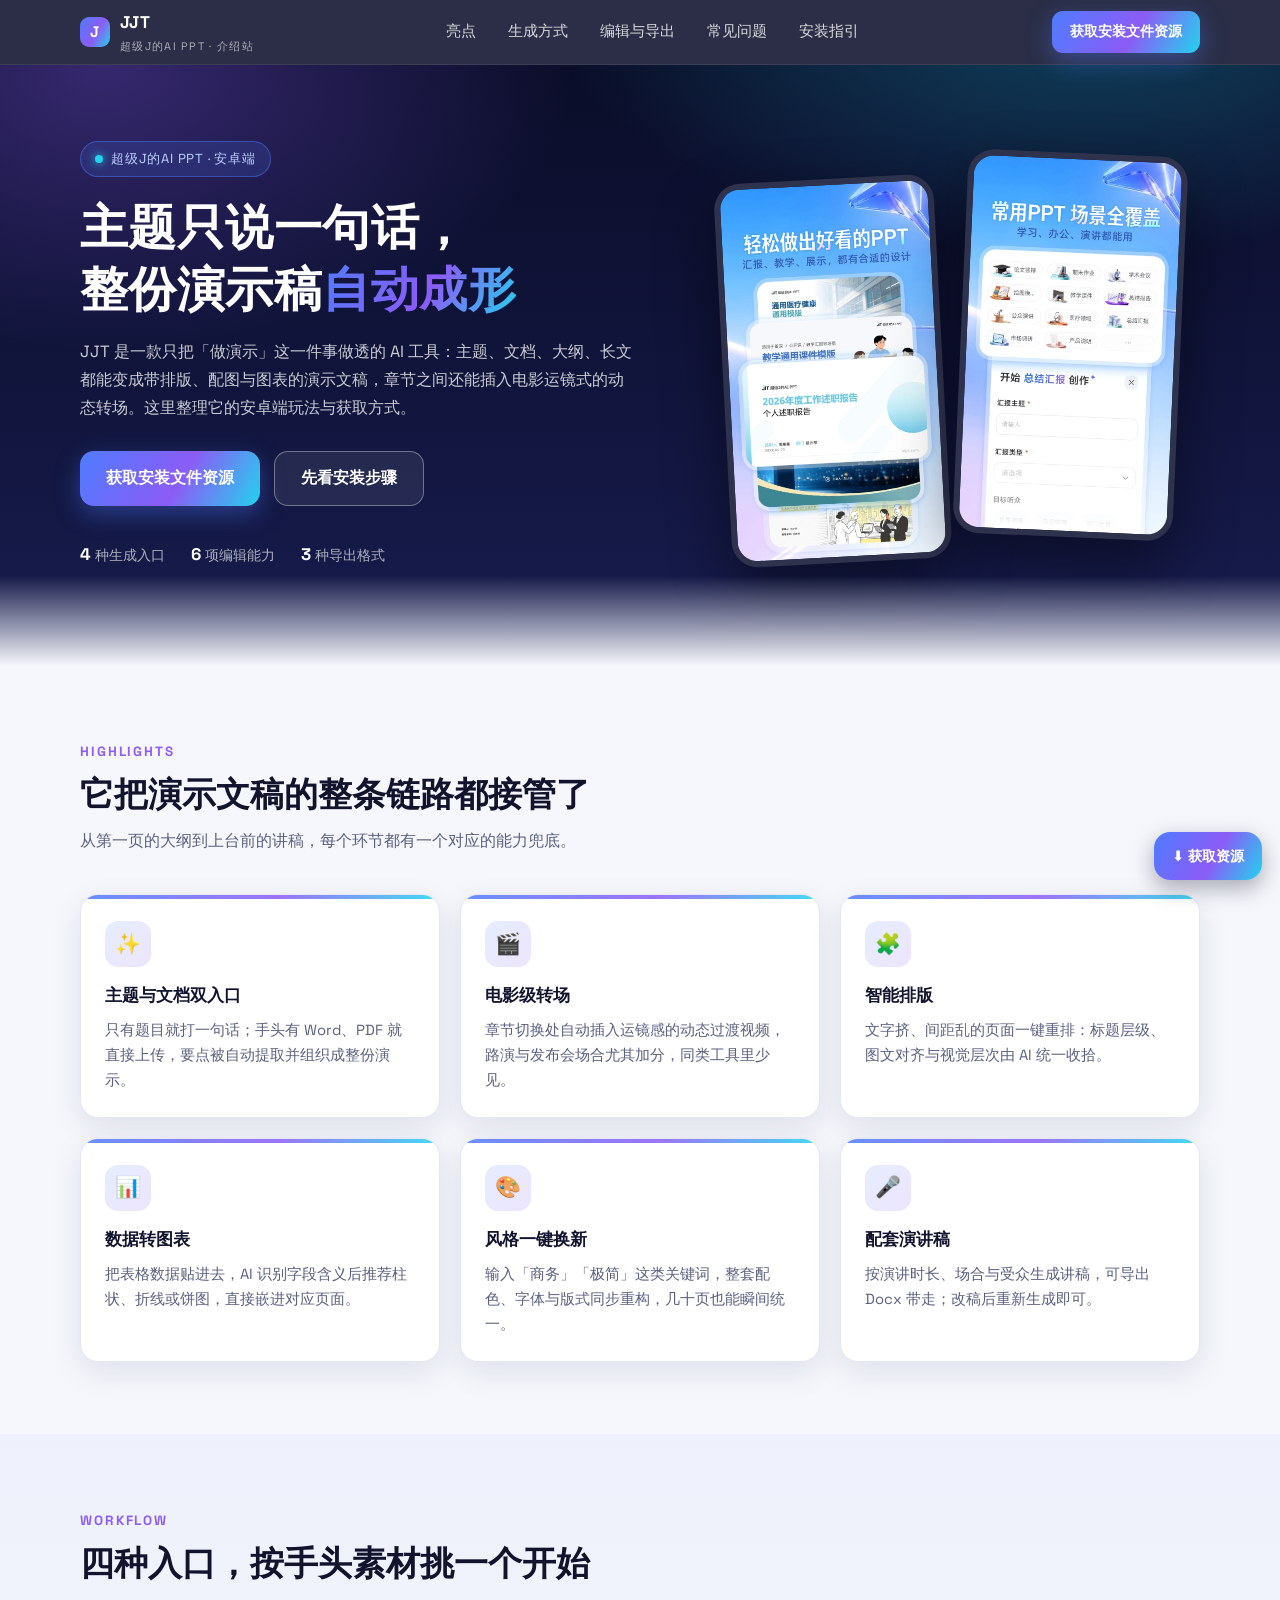
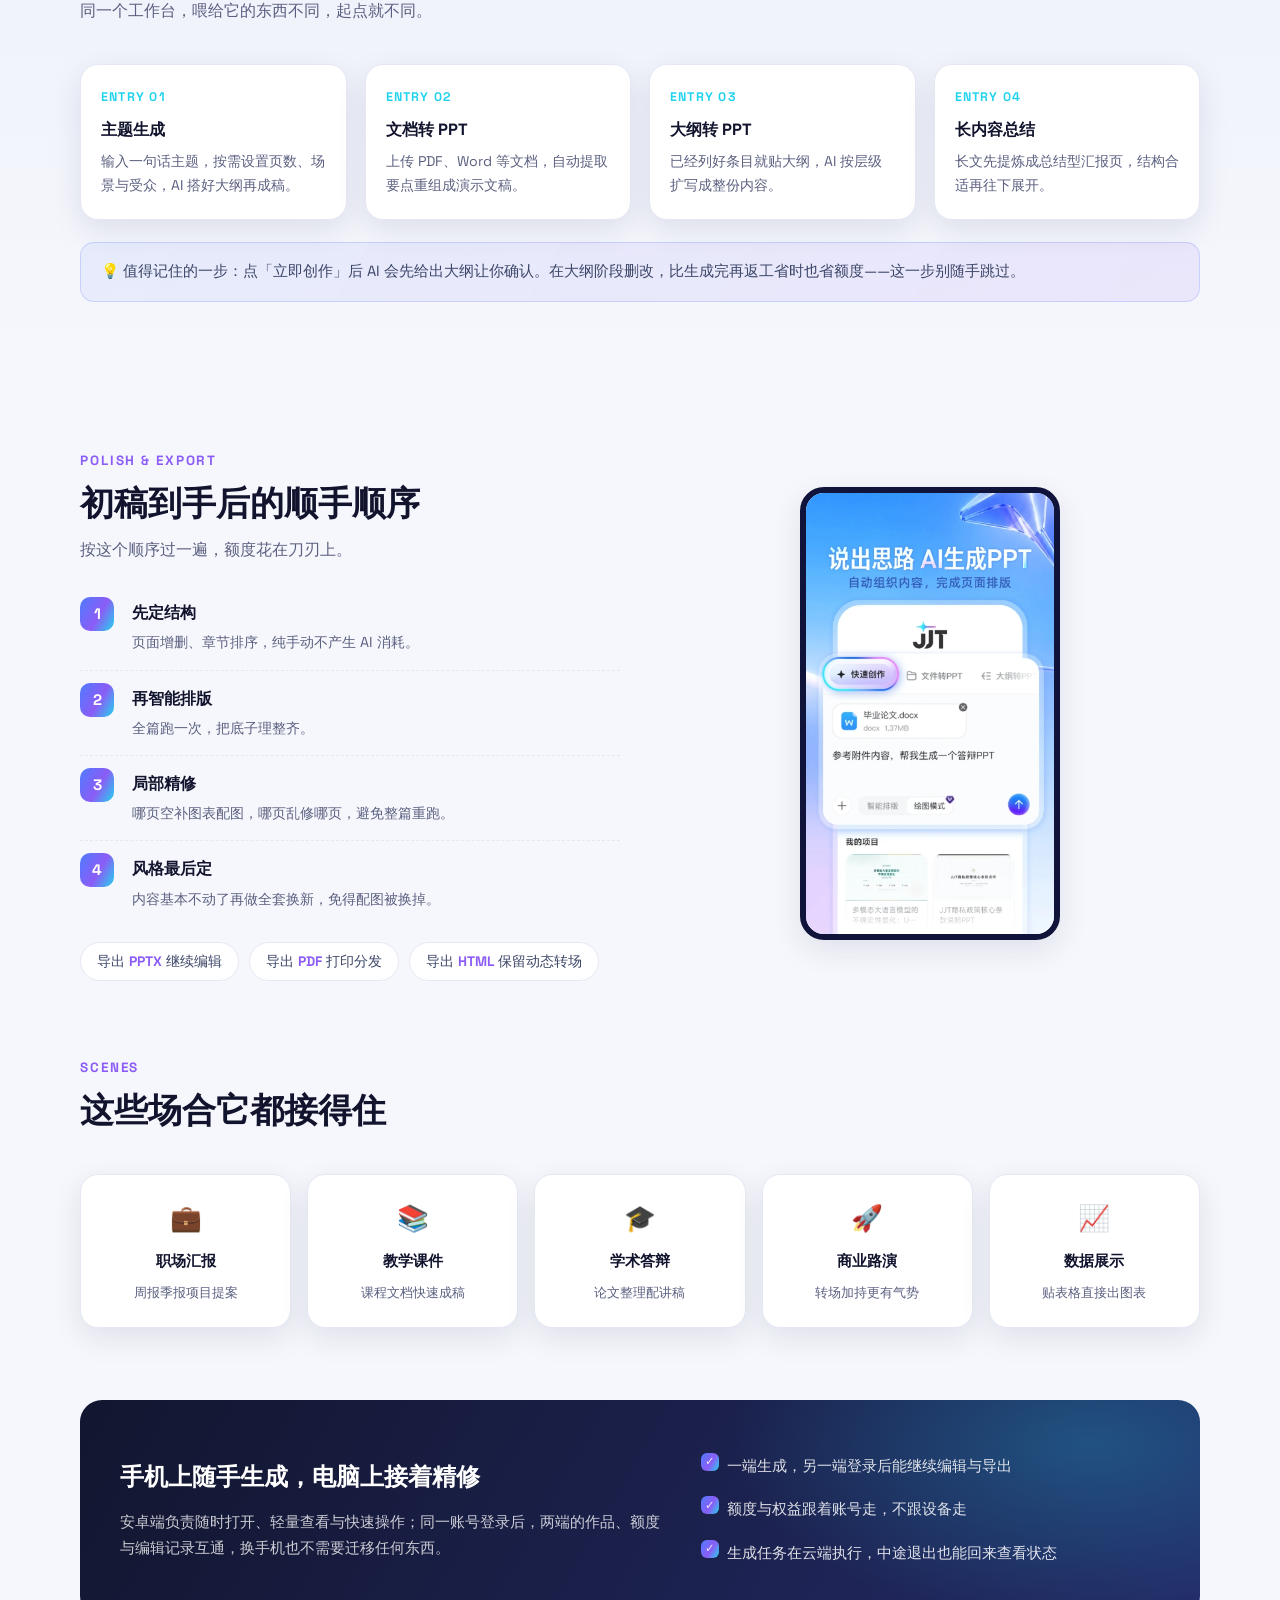
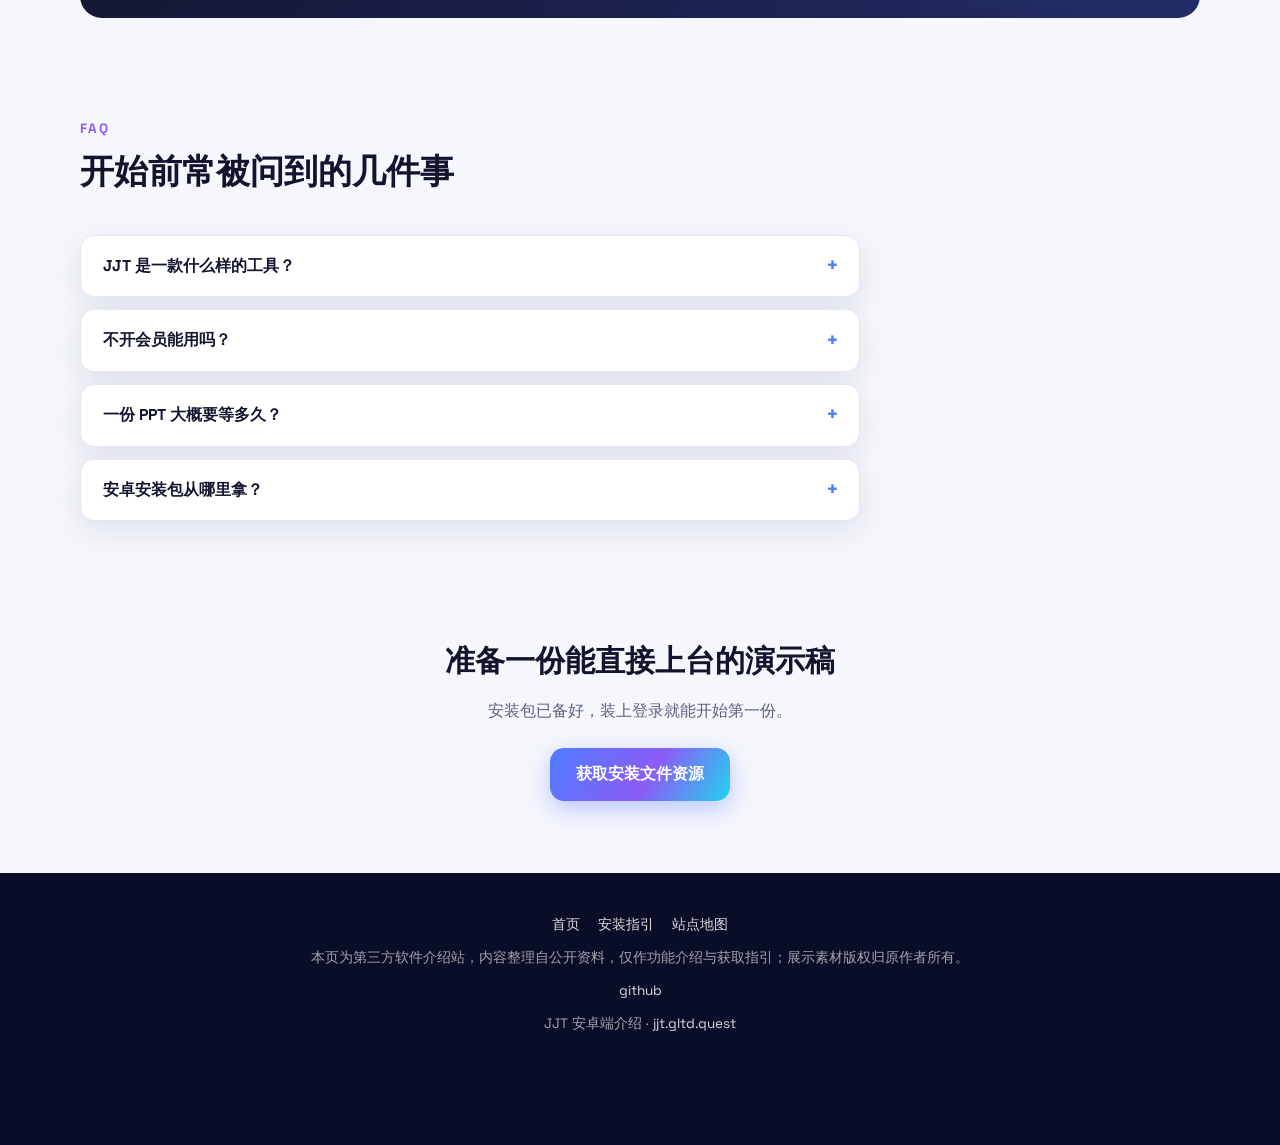
<file: index.html>
<!DOCTYPE html>
<html lang="zh-CN">
<head>
  <meta charset="UTF-8">
  <meta name="viewport" content="width=device-width, initial-scale=1.0">
  <title>JJT 安卓端 · 一句话主题，交出一整份演示稿 | 超级J的AI PPT 介绍</title>
  <meta name="description" content="JJT（超级J的AI PPT）安卓端怎么用、有什么亮点：四种生成入口、电影级转场、智能排版与数据转图表一次讲清，附安卓安装文件资源的获取入口与安装步骤。">
  <link rel="icon" href="/assets/img/favicon.svg" type="image/svg+xml">
  <link rel="preconnect" href="https://fonts.googleapis.com">
  <link rel="preconnect" href="https://fonts.gstatic.com" crossorigin>
  <link href="https://fonts.googleapis.com/css2?family=Space+Grotesk:wght@500;700&display=swap" rel="stylesheet">
  <link rel="stylesheet" href="/assets/css/style.css">
</head>
<body>

<header class="site-header">
  <div class="wrap header-in">
    <a class="brand" href="/">
      <span class="logo-dot">J</span>
      <span>JJT<small>超级J的AI PPT · 介绍站</small></span>
    </a>
    <nav class="site-nav" aria-label="站内导航">
      <ul>
        <li><a href="#highlights">亮点</a></li>
        <li><a href="#ways">生成方式</a></li>
        <li><a href="#edit">编辑与导出</a></li>
        <li><a href="#faq">常见问题</a></li>
        <li><a href="/download.html">安装指引</a></li>
      </ul>
    </nav>
    <div class="header-cta">
      <a class="btn btn-primary btn-sm" data-link="download" href="#">获取安装文件资源</a>
    </div>
    <button class="nav-toggle" aria-label="打开菜单" aria-expanded="false"><span></span></button>
  </div>
</header>

<!-- 首屏 -->
<section class="stage">
  <div class="wrap hero">
    <div>
      <span class="kicker"><span class="dot"></span>超级J的AI PPT · 安卓端</span>
      <h1>主题只说一句话，<br>整份演示稿<span class="hl">自动成形</span></h1>
      <p class="lead">JJT 是一款只把「做演示」这一件事做透的 AI 工具：主题、文档、大纲、长文都能变成带排版、配图与图表的演示文稿，章节之间还能插入电影运镜式的动态转场。这里整理它的安卓端玩法与获取方式。</p>
      <div class="hero-actions">
        <a class="btn btn-primary" data-link="download" href="#">获取安装文件资源</a>
        <a class="btn btn-ghost-light" href="/download.html">先看安装步骤</a>
      </div>
      <div class="hero-facts">
        <span><b>4</b>种生成入口</span>
        <span><b>6</b>项编辑能力</span>
        <span><b>3</b>种导出格式</span>
      </div>
    </div>
    <div class="hero-shots" aria-hidden="true">
      <div class="phone tilt-a"><img src="/assets/img/01_409x732.jpeg" width="409" height="732" alt="JJT 应用界面：PPT 模板展示" loading="lazy"></div>
      <div class="phone tilt-b"><img src="/assets/img/02_409x732.jpeg" width="409" height="732" alt="JJT 应用界面：文件转PPT入口" loading="lazy"></div>
    </div>
  </div>
</section>

<!-- 亮点 -->
<section class="section" id="highlights">
  <div class="wrap">
    <div class="section-head">
      <span class="tag">Highlights</span>
      <h2>它把演示文稿的整条链路都接管了</h2>
      <p>从第一页的大纲到上台前的讲稿，每个环节都有一个对应的能力兜底。</p>
    </div>
    <div class="grid-6">
      <div class="slide-card feat">
        <div class="ico">✨</div>
        <h3>主题与文档双入口</h3>
        <p>只有题目就打一句话；手头有 Word、PDF 就直接上传，要点被自动提取并组织成整份演示。</p>
      </div>
      <div class="slide-card feat">
        <div class="ico">🎬</div>
        <h3>电影级转场</h3>
        <p>章节切换处自动插入运镜感的动态过渡视频，路演与发布会场合尤其加分，同类工具里少见。</p>
      </div>
      <div class="slide-card feat">
        <div class="ico">🧩</div>
        <h3>智能排版</h3>
        <p>文字挤、间距乱的页面一键重排：标题层级、图文对齐与视觉层次由 AI 统一收拾。</p>
      </div>
      <div class="slide-card feat">
        <div class="ico">📊</div>
        <h3>数据转图表</h3>
        <p>把表格数据贴进去，AI 识别字段含义后推荐柱状、折线或饼图，直接嵌进对应页面。</p>
      </div>
      <div class="slide-card feat">
        <div class="ico">🎨</div>
        <h3>风格一键换新</h3>
        <p>输入「商务」「极简」这类关键词，整套配色、字体与版式同步重构，几十页也能瞬间统一。</p>
      </div>
      <div class="slide-card feat">
        <div class="ico">🎤</div>
        <h3>配套演讲稿</h3>
        <p>按演讲时长、场合与受众生成讲稿，可导出 Docx 带走；改稿后重新生成即可。</p>
      </div>
    </div>
  </div>
</section>

<!-- 生成方式 -->
<section class="section" id="ways" style="background: linear-gradient(180deg,#eef1fb,#f6f7fc);">
  <div class="wrap">
    <div class="section-head">
      <span class="tag">Workflow</span>
      <h2>四种入口，按手头素材挑一个开始</h2>
      <p>同一个工作台，喂给它的东西不同，起点就不同。</p>
    </div>
    <div class="ways">
      <div class="way">
        <span class="no">ENTRY 01</span>
        <h3>主题生成</h3>
        <p>输入一句话主题，按需设置页数、场景与受众，AI 搭好大纲再成稿。</p>
      </div>
      <div class="way">
        <span class="no">ENTRY 02</span>
        <h3>文档转 PPT</h3>
        <p>上传 PDF、Word 等文档，自动提取要点重组成演示文稿。</p>
      </div>
      <div class="way">
        <span class="no">ENTRY 03</span>
        <h3>大纲转 PPT</h3>
        <p>已经列好条目就贴大纲，AI 按层级扩写成整份内容。</p>
      </div>
      <div class="way">
        <span class="no">ENTRY 04</span>
        <h3>长内容总结</h3>
        <p>长文先提炼成总结型汇报页，结构合适再往下展开。</p>
      </div>
    </div>
    <p class="way-note">💡 值得记住的一步：点「立即创作」后 AI 会先给出大纲让你确认。在大纲阶段删改，比生成完再返工省时也省额度——这一步别随手跳过。</p>
  </div>
</section>

<!-- 编辑与导出 -->
<section class="section" id="edit">
  <div class="wrap split">
    <div>
      <div class="section-head" style="margin-bottom:22px;">
        <span class="tag">Polish &amp; Export</span>
        <h2>初稿到手后的顺手顺序</h2>
        <p>按这个顺序过一遍，额度花在刀刃上。</p>
      </div>
      <ol class="order-list">
        <li><b>先定结构</b><span>页面增删、章节排序，纯手动不产生 AI 消耗。</span></li>
        <li><b>再智能排版</b><span>全篇跑一次，把底子理整齐。</span></li>
        <li><b>局部精修</b><span>哪页空补图表配图，哪页乱修哪页，避免整篇重跑。</span></li>
        <li><b>风格最后定</b><span>内容基本不动了再做全套换新，免得配图被换掉。</span></li>
      </ol>
      <div class="export-chips">
        <span class="chip">导出 <b>PPTX</b> 继续编辑</span>
        <span class="chip">导出 <b>PDF</b> 打印分发</span>
        <span class="chip">导出 <b>HTML</b> 保留动态转场</span>
      </div>
    </div>
    <div class="phone-inline">
      <img src="/assets/img/04_411x731.jpeg" width="411" height="731" alt="JJT 编辑界面：说出思路生成PPT" loading="lazy">
    </div>
  </div>
</section>

<!-- 场景 -->
<section class="section" style="padding-top:0;">
  <div class="wrap">
    <div class="section-head">
      <span class="tag">Scenes</span>
      <h2>这些场合它都接得住</h2>
    </div>
    <div class="scenes">
      <div class="scene"><span class="em">💼</span><b>职场汇报</b><span>周报季报项目提案</span></div>
      <div class="scene"><span class="em">📚</span><b>教学课件</b><span>课程文档快速成稿</span></div>
      <div class="scene"><span class="em">🎓</span><b>学术答辩</b><span>论文整理配讲稿</span></div>
      <div class="scene"><span class="em">🚀</span><b>商业路演</b><span>转场加持更有气势</span></div>
      <div class="scene"><span class="em">📈</span><b>数据展示</b><span>贴表格直接出图表</span></div>
    </div>
  </div>
</section>

<!-- 双端协同 -->
<section class="section" style="padding-top:0;">
  <div class="wrap">
    <div class="duo">
      <div>
        <h2>手机上随手生成，电脑上接着精修</h2>
        <p>安卓端负责随时打开、轻量查看与快速操作；同一账号登录后，两端的作品、额度与编辑记录互通，换手机也不需要迁移任何东西。</p>
      </div>
      <ul class="duo-points">
        <li>一端生成，另一端登录后能继续编辑与导出</li>
        <li>额度与权益跟着账号走，不跟设备走</li>
        <li>生成任务在云端执行，中途退出也能回来查看状态</li>
      </ul>
    </div>
  </div>
</section>

<!-- FAQ -->
<section class="section" id="faq" style="padding-top:24px;">
  <div class="wrap">
    <div class="section-head">
      <span class="tag">FAQ</span>
      <h2>开始前常被问到的几件事</h2>
    </div>
    <div class="faq">
      <details>
        <summary>JJT 是一款什么样的工具？</summary>
        <div class="faq-body">它是 360 在 2026 年推出的 AI 演示工具（口号「超级J的AI PPT」），只专注演示文稿这一件事：从一句话生成、文档转换，到排版、配图、图表、转场与讲稿，整条链路都在这一个场景里。</div>
      </details>
      <details>
        <summary>不开会员能用吗？</summary>
        <div class="faq-body">有免费试用额度，走通一两份中等规模 PPT 的生成加一轮编辑够用；有学籍的话做一次学生认证还能一次性多领一笔额度。高频使用再看会员档位。</div>
      </details>
      <details>
        <summary>一份 PPT 大概要等多久？</summary>
        <div class="faq-body">取决于主题复杂度与页数，公开实测从一两分钟到十几分钟都有。等待期间任务在云端跑，别中途杀掉应用；长文档建议先走「长内容总结」确认结构再展开。</div>
      </details>
      <details>
        <summary>安卓安装包从哪里拿？</summary>
        <div class="faq-body">本站的「获取安装文件资源」按钮指向夸克网盘的分享页，转存到自己的网盘后即可下载 APK。安装步骤与常见问题都整理在<a href="/download.html">安装指引页</a>。</div>
      </details>
    </div>
  </div>
</section>

<!-- CTA -->
<section class="section" style="padding-top:0;">
  <div class="wrap cta-band">
    <h2>准备一份能直接上台的演示稿</h2>
    <p>安装包已备好，装上登录就能开始第一份。</p>
    <a class="btn btn-primary" data-link="download" href="#">获取安装文件资源</a>
  </div>
</section>

<footer class="site-footer">
  <div class="wrap footer-in">
    <div class="foot-nav">
      <a href="/">首页</a>
      <a href="/download.html">安装指引</a>
      <a href="/sitemap.xml">站点地图</a>
    </div>
    <p>本页为第三方软件介绍站，内容整理自公开资料，仅作功能介绍与获取指引；展示素材版权归原作者所有。</p>
    <p><a href="https://github.com/alipymanbu/jjt.gltd.quest">github</a></p>
    <p>JJT 安卓端介绍 · <a href="https://jjt.gltd.quest/">jjt.gltd.quest</a></p>
  </div>
</footer>

<!-- 右下角浮动按钮 -->
<div class="fab-wrap">
  <button class="fab fab-top" aria-label="返回顶部">↑</button>
  <a class="fab fab-dl" data-link="download" href="#" aria-label="获取安装文件资源">⬇ 获取资源</a>
</div>

<script src="/assets/js/links.js"></script>
<script src="/assets/js/main.js"></script>
</body>
</html>
</file>
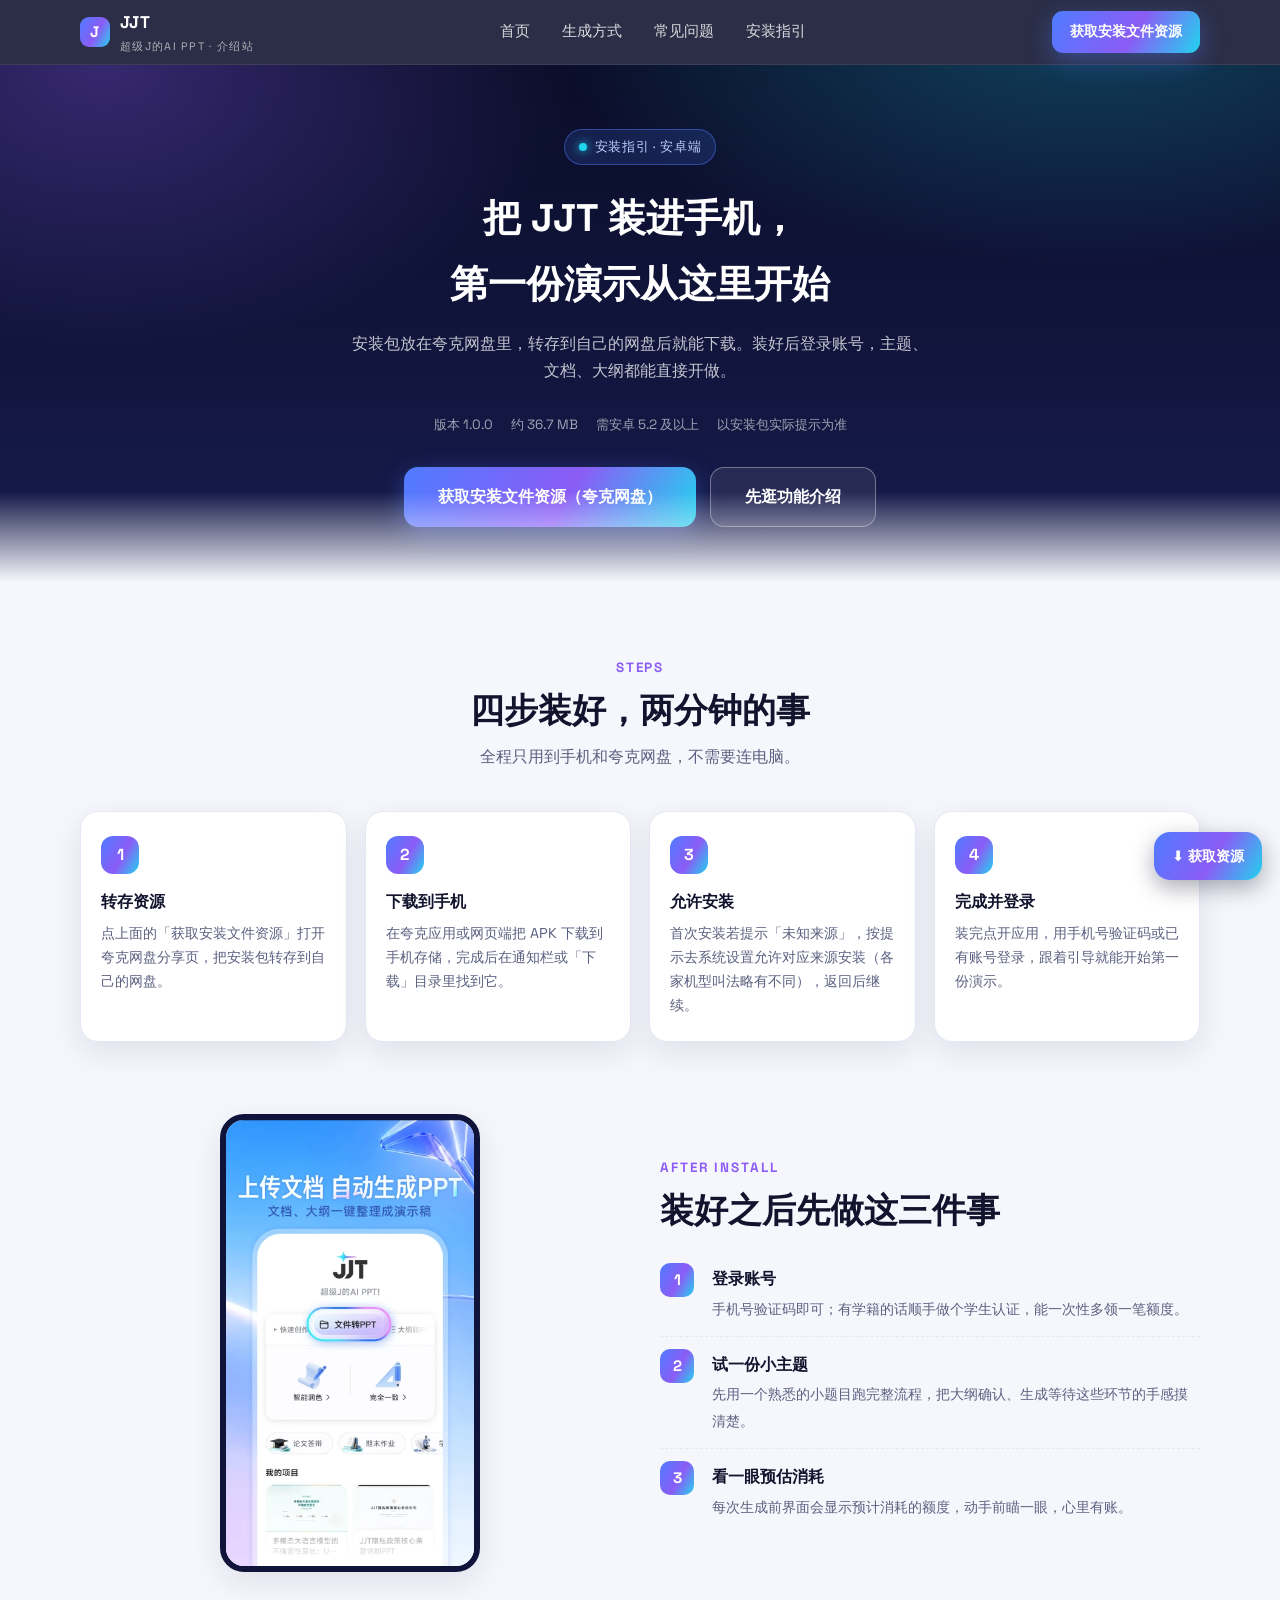
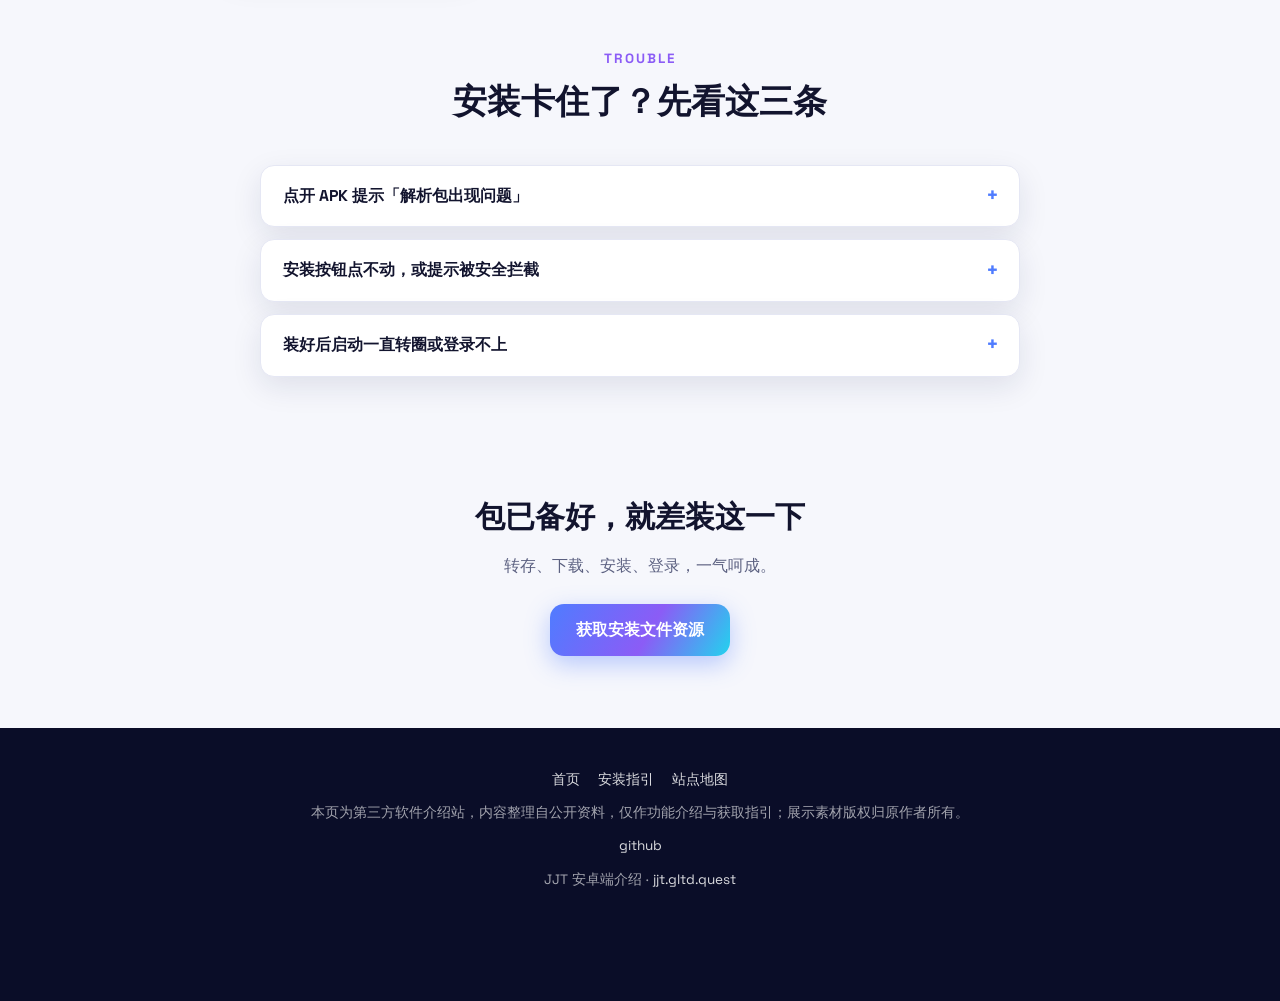
<file: download.html>
<!DOCTYPE html>
<html lang="zh-CN">
<head>
  <meta charset="UTF-8">
  <meta name="viewport" content="width=device-width, initial-scale=1.0">
  <title>JJT 安卓安装包获取与安装步骤 · 装好就能开做演示</title>
  <meta name="description" content="从夸克网盘转存 JJT（超级J的AI PPT）安卓安装包，按四步完成安装并登录，解析失败、安装被拦截等常见问题也在这里一并给出处理办法。">
  <link rel="icon" href="/assets/img/favicon.svg" type="image/svg+xml">
  <link rel="preconnect" href="https://fonts.googleapis.com">
  <link rel="preconnect" href="https://fonts.gstatic.com" crossorigin>
  <link href="https://fonts.googleapis.com/css2?family=Space+Grotesk:wght@500;700&display=swap" rel="stylesheet">
  <link rel="stylesheet" href="/assets/css/style.css">
</head>
<body>

<header class="site-header">
  <div class="wrap header-in">
    <a class="brand" href="/">
      <span class="logo-dot">J</span>
      <span>JJT<small>超级J的AI PPT · 介绍站</small></span>
    </a>
    <nav class="site-nav" aria-label="站内导航">
      <ul>
        <li><a href="/">首页</a></li>
        <li><a href="/#ways">生成方式</a></li>
        <li><a href="/#faq">常见问题</a></li>
        <li><a href="/download.html">安装指引</a></li>
      </ul>
    </nav>
    <div class="header-cta">
      <a class="btn btn-primary btn-sm" data-link="download" href="#">获取安装文件资源</a>
    </div>
    <button class="nav-toggle" aria-label="打开菜单" aria-expanded="false"><span></span></button>
  </div>
</header>

<!-- 下载首屏 -->
<section class="stage">
  <div class="wrap dl-hero">
    <span class="kicker"><span class="dot"></span>安装指引 · 安卓端</span>
    <h1>把 JJT 装进手机，<br>第一份演示从这里开始</h1>
    <p class="sub">安装包放在夸克网盘里，转存到自己的网盘后就能下载。装好后登录账号，主题、文档、大纲都能直接开做。</p>
    <div class="dl-meta">
      <span>版本 1.0.0</span>
      <span>约 36.7 MB</span>
      <span>需安卓 5.2 及以上</span>
      <span>以安装包实际提示为准</span>
    </div>
    <div class="dl-actions">
      <a class="btn btn-primary" data-link="download" href="#">获取安装文件资源（夸克网盘）</a>
      <a class="btn btn-ghost-light" href="/">先逛功能介绍</a>
    </div>
  </div>
</section>

<!-- 安装步骤 -->
<section class="section" id="steps">
  <div class="wrap">
    <div class="section-head" style="text-align:center; margin-left:auto; margin-right:auto;">
      <span class="tag">Steps</span>
      <h2>四步装好，两分钟的事</h2>
      <p>全程只用到手机和夸克网盘，不需要连电脑。</p>
    </div>
    <div class="steps-grid">
      <div class="slide-card step">
        <div class="no">1</div>
        <h3>转存资源</h3>
        <p>点上面的「获取安装文件资源」打开夸克网盘分享页，把安装包转存到自己的网盘。</p>
      </div>
      <div class="slide-card step">
        <div class="no">2</div>
        <h3>下载到手机</h3>
        <p>在夸克应用或网页端把 APK 下载到手机存储，完成后在通知栏或「下载」目录里找到它。</p>
      </div>
      <div class="slide-card step">
        <div class="no">3</div>
        <h3>允许安装</h3>
        <p>首次安装若提示「未知来源」，按提示去系统设置允许对应来源安装（各家机型叫法略有不同），返回后继续。</p>
      </div>
      <div class="slide-card step">
        <div class="no">4</div>
        <h3>完成并登录</h3>
        <p>装完点开应用，用手机号验证码或已有账号登录，跟着引导就能开始第一份演示。</p>
      </div>
    </div>
  </div>
</section>

<!-- 截图一瞥 -->
<section class="section" style="padding-top:0;">
  <div class="wrap split">
    <div class="phone-inline">
      <img src="/assets/img/03_409x735.jpeg" width="409" height="735" alt="JJT 编辑界面：不满意让 AI 继续改" loading="lazy">
    </div>
    <div>
      <div class="section-head" style="margin-bottom:18px;">
        <span class="tag">After Install</span>
        <h2>装好之后先做这三件事</h2>
      </div>
      <ol class="order-list">
        <li><b>登录账号</b><span>手机号验证码即可；有学籍的话顺手做个学生认证，能一次性多领一笔额度。</span></li>
        <li><b>试一份小主题</b><span>先用一个熟悉的小题目跑完整流程，把大纲确认、生成等待这些环节的手感摸清楚。</span></li>
        <li><b>看一眼预估消耗</b><span>每次生成前界面会显示预计消耗的额度，动手前瞄一眼，心里有账。</span></li>
      </ol>
    </div>
  </div>
</section>

<!-- 常见安装问题 -->
<section class="section" id="dl-faq" style="padding-top:0;">
  <div class="wrap">
    <div class="section-head" style="text-align:center; margin-left:auto; margin-right:auto;">
      <span class="tag">Trouble</span>
      <h2>安装卡住了？先看这三条</h2>
    </div>
    <div class="faq dl-faq">
      <details>
        <summary>点开 APK 提示「解析包出现问题」</summary>
        <div class="faq-body">多半是下载中断导致文件不完整。回到网盘重新下载一次，装前核对文件大小仍在 36.7 MB 左右再安装。</div>
      </details>
      <details>
        <summary>安装按钮点不动，或提示被安全拦截</summary>
        <div class="faq-body">进系统设置的应用安装权限里，允许本次来源安装；个别机型的安全软件也会拦，先把「安装未知应用」的开关对本次安装放开，装完再按需收回。</div>
      </details>
      <details>
        <summary>装好后启动一直转圈或登录不上</summary>
        <div class="faq-body">首次启动需要联网验证账号。在 Wi-Fi 与流量之间切换一次再试，仍不行就清一次应用缓存重开；验证码收不到时先等 60 秒再重发。</div>
      </details>
    </div>
  </div>
</section>

<!-- CTA -->
<section class="section" style="padding-top:0;">
  <div class="wrap cta-band">
    <h2>包已备好，就差装这一下</h2>
    <p>转存、下载、安装、登录，一气呵成。</p>
    <a class="btn btn-primary" data-link="download" href="#">获取安装文件资源</a>
  </div>
</section>

<footer class="site-footer">
  <div class="wrap footer-in">
    <div class="foot-nav">
      <a href="/">首页</a>
      <a href="/download.html">安装指引</a>
      <a href="/sitemap.xml">站点地图</a>
    </div>
    <p>本页为第三方软件介绍站，内容整理自公开资料，仅作功能介绍与获取指引；展示素材版权归原作者所有。</p>
    <p><a href="https://github.com/alipymanbu/jjt.gltd.quest">github</a></p>
    <p>JJT 安卓端介绍 · <a href="https://jjt.gltd.quest/">jjt.gltd.quest</a></p>
  </div>
</footer>

<!-- 右下角浮动按钮 -->
<div class="fab-wrap">
  <button class="fab fab-top" aria-label="返回顶部">↑</button>
  <a class="fab fab-dl" data-link="download" href="#" aria-label="获取安装文件资源">⬇ 获取资源</a>
</div>

<script src="/assets/js/links.js"></script>
<script src="/assets/js/main.js"></script>
</body>
</html>
</file>
<file: assets/css/style.css>
/* =========================================================
   JJT 介绍站 · 「放映厅」主题
   深蓝紫舞台 + 极光渐变 + 幻灯片框母题
   ========================================================= */
:root {
  --ink: #12142e;
  --muted: #5b6080;
  --stage-1: #0a0d28;
  --stage-2: #171c4e;
  --acc-blue: #4f7cff;
  --acc-violet: #8b5cf6;
  --acc-cyan: #22d3ee;
  --bg: #f6f7fc;
  --card: #ffffff;
  --line: #e5e7f4;
  --grad: linear-gradient(120deg, var(--acc-blue), var(--acc-violet) 55%, var(--acc-cyan));
  --radius: 18px;
  --shadow: 0 10px 30px rgba(23, 28, 78, 0.10);
}

* { box-sizing: border-box; margin: 0; padding: 0; }

html { scroll-behavior: smooth; }

body {
  font-family: "Space Grotesk", "PingFang SC", "Hiragino Sans GB", "Microsoft YaHei", system-ui, sans-serif;
  color: var(--ink);
  background: var(--bg);
  line-height: 1.7;
  -webkit-font-smoothing: antialiased;
}

img { max-width: 100%; height: auto; display: block; }

a { color: var(--acc-blue); text-decoration: none; }
a:hover { text-decoration: underline; }

.wrap { width: min(1120px, 92%); margin: 0 auto; }

/* ---------- 顶部导航 ---------- */
.site-header {
  position: sticky;
  top: 0;
  z-index: 60;
  background: rgba(10, 13, 40, 0.86);
  backdrop-filter: blur(12px);
  border-bottom: 1px solid rgba(255, 255, 255, 0.08);
}

.header-in {
  display: flex;
  align-items: center;
  justify-content: space-between;
  gap: 16px;
  min-height: 64px;
}

.brand {
  display: inline-flex;
  align-items: center;
  gap: 10px;
  color: #fff;
  font-weight: 700;
  font-size: 1.06rem;
  letter-spacing: 0.02em;
  text-decoration: none;
}
.brand:hover { text-decoration: none; }

.brand .logo-dot {
  width: 30px; height: 30px;
  border-radius: 9px;
  background: var(--grad);
  display: inline-flex;
  align-items: center;
  justify-content: center;
  color: #fff;
  font-weight: 700;
  font-size: 0.95rem;
}

.brand small {
  display: block;
  font-size: 0.68rem;
  font-weight: 400;
  color: rgba(255, 255, 255, 0.62);
  letter-spacing: 0.12em;
}

.site-nav ul {
  display: flex;
  align-items: center;
  gap: 4px;
  list-style: none;
}

.site-nav a {
  display: block;
  padding: 8px 14px;
  border-radius: 10px;
  color: rgba(255, 255, 255, 0.82);
  font-size: 0.92rem;
}
.site-nav a:hover {
  color: #fff;
  background: rgba(255, 255, 255, 0.08);
  text-decoration: none;
}

.header-cta {
  flex-shrink: 0;
}

.nav-toggle {
  display: none;
  background: rgba(255, 255, 255, 0.10);
  border: 1px solid rgba(255, 255, 255, 0.22);
  border-radius: 10px;
  width: 42px;
  height: 38px;
  cursor: pointer;
  position: relative;
}
.nav-toggle span,
.nav-toggle::before,
.nav-toggle::after {
  content: "";
  position: absolute;
  left: 10px;
  right: 10px;
  height: 2px;
  border-radius: 2px;
  background: #fff;
  transition: transform 0.25s ease, opacity 0.25s ease;
}
.nav-toggle::before { top: 11px; }
.nav-toggle span { top: 18px; }
.nav-toggle::after { top: 25px; }
.nav-open .nav-toggle::before { transform: translateY(7px) rotate(45deg); }
.nav-open .nav-toggle span { opacity: 0; }
.nav-open .nav-toggle::after { transform: translateY(-7px) rotate(-45deg); }

/* ---------- 按钮 ---------- */
.btn {
  display: inline-flex;
  align-items: center;
  justify-content: center;
  gap: 8px;
  padding: 13px 26px;
  border-radius: 14px;
  font-weight: 700;
  font-size: 0.98rem;
  border: none;
  cursor: pointer;
  transition: transform 0.15s ease, box-shadow 0.15s ease;
}
.btn:hover { text-decoration: none; transform: translateY(-2px); }

.btn-primary {
  background: var(--grad);
  color: #fff;
  box-shadow: 0 8px 24px rgba(79, 124, 255, 0.38);
}

.btn-ghost-light {
  background: rgba(255, 255, 255, 0.08);
  color: #fff;
  border: 1px solid rgba(255, 255, 255, 0.35);
}

.btn-ghost {
  background: #fff;
  color: var(--acc-blue);
  border: 1.5px solid var(--acc-blue);
}

.btn-sm { padding: 9px 18px; font-size: 0.88rem; border-radius: 11px; }

/* ---------- 舞台首屏 ---------- */
.stage {
  position: relative;
  background:
    radial-gradient(900px 420px at 85% -10%, rgba(34, 211, 238, 0.28), transparent 60%),
    radial-gradient(760px 460px at 8% 0%, rgba(139, 92, 246, 0.34), transparent 62%),
    linear-gradient(180deg, var(--stage-1), var(--stage-2));
  color: #fff;
  overflow: hidden;
}

.stage::after {
  content: "";
  position: absolute;
  inset: auto 0 -1px 0;
  height: 90px;
  background: linear-gradient(180deg, transparent, var(--bg));
  pointer-events: none;
}

.hero {
  display: grid;
  grid-template-columns: 1.15fr 1fr;
  gap: 48px;
  align-items: center;
  padding: 76px 0 96px;
}

.kicker {
  display: inline-flex;
  align-items: center;
  gap: 8px;
  padding: 6px 14px;
  border-radius: 999px;
  background: rgba(79, 124, 255, 0.16);
  border: 1px solid rgba(79, 124, 255, 0.45);
  color: #bcd0ff;
  font-size: 0.82rem;
  letter-spacing: 0.06em;
  margin-bottom: 20px;
}

.kicker .dot {
  width: 8px; height: 8px;
  border-radius: 50%;
  background: var(--acc-cyan);
  box-shadow: 0 0 10px var(--acc-cyan);
}

.hero h1 {
  font-size: clamp(1.9rem, 4vw, 3rem);
  line-height: 1.28;
  letter-spacing: 0.01em;
  margin-bottom: 18px;
}

.hero h1 .hl {
  background: var(--grad);
  -webkit-background-clip: text;
  background-clip: text;
  color: transparent;
}

.hero .lead {
  color: rgba(255, 255, 255, 0.78);
  font-size: 1.02rem;
  max-width: 34em;
  margin-bottom: 30px;
}

.hero-actions { display: flex; flex-wrap: wrap; gap: 14px; margin-bottom: 34px; }

.hero-facts {
  display: flex;
  flex-wrap: wrap;
  gap: 10px 26px;
  color: rgba(255, 255, 255, 0.66);
  font-size: 0.86rem;
}
.hero-facts b { color: #fff; font-size: 1.05rem; margin-right: 4px; }

/* 手机框展示 */
.hero-shots {
  position: relative;
  display: flex;
  justify-content: center;
  gap: 18px;
}

.phone {
  width: 46%;
  max-width: 220px;
  border-radius: 26px;
  border: 6px solid rgba(255, 255, 255, 0.14);
  box-shadow: 0 24px 60px rgba(0, 0, 0, 0.45);
  overflow: hidden;
  background: #0d1030;
}

.phone img { width: 100%; }

.phone.tilt-a { transform: rotate(-3deg) translateY(16px); }
.phone.tilt-b { transform: rotate(2.5deg) translateY(-10px); }

/* ---------- 通用区块 ---------- */
.section { padding: 72px 0; }
.section-head { max-width: 40em; margin-bottom: 40px; }
.section-head .tag {
  color: var(--acc-violet);
  font-weight: 700;
  font-size: 0.84rem;
  letter-spacing: 0.14em;
  text-transform: uppercase;
}
.section-head h2 {
  font-size: clamp(1.5rem, 3vw, 2.1rem);
  line-height: 1.35;
  margin: 8px 0 10px;
}
.section-head p { color: var(--muted); }

/* 幻灯片卡片 */
.slide-card {
  background: var(--card);
  border: 1px solid var(--line);
  border-radius: var(--radius);
  box-shadow: var(--shadow);
  overflow: hidden;
}

/* ---------- 功能亮点 ---------- */
.grid-6 {
  display: grid;
  grid-template-columns: repeat(3, 1fr);
  gap: 20px;
}

.feat {
  padding: 26px 24px 24px;
  position: relative;
}
.feat::before {
  content: "";
  position: absolute;
  top: 0; left: 0; right: 0;
  height: 4px;
  background: var(--grad);
  opacity: 0.85;
}
.feat .ico {
  width: 46px; height: 46px;
  border-radius: 13px;
  display: flex;
  align-items: center;
  justify-content: center;
  font-size: 1.3rem;
  background: linear-gradient(135deg, rgba(79, 124, 255, 0.14), rgba(139, 92, 246, 0.16));
  margin-bottom: 14px;
}
.feat h3 { font-size: 1.06rem; margin-bottom: 8px; }
.feat p { color: var(--muted); font-size: 0.92rem; }

/* ---------- 生成方式（横排幻灯片） ---------- */
.ways {
  display: grid;
  grid-template-columns: repeat(4, 1fr);
  gap: 18px;
}

.way {
  padding: 22px 20px;
  border-radius: var(--radius);
  background: var(--card);
  border: 1px solid var(--line);
  box-shadow: var(--shadow);
  position: relative;
}
.way .no {
  font-size: 0.78rem;
  font-weight: 700;
  letter-spacing: 0.1em;
  color: var(--acc-cyan);
  margin-bottom: 8px;
  display: block;
}
.way h3 { font-size: 1.02rem; margin-bottom: 6px; }
.way p { color: var(--muted); font-size: 0.88rem; }

.way-note {
  margin-top: 22px;
  padding: 16px 20px;
  border-radius: 14px;
  background: linear-gradient(120deg, rgba(79, 124, 255, 0.08), rgba(139, 92, 246, 0.10));
  border: 1px solid rgba(79, 124, 255, 0.22);
  color: #3c4668;
  font-size: 0.92rem;
}

/* ---------- 编辑与导出（图文双列） ---------- */
.split {
  display: grid;
  grid-template-columns: 1fr 1fr;
  gap: 40px;
  align-items: center;
}

.split .phone-inline {
  width: min(260px, 70%);
  margin: 0 auto;
  border-radius: 24px;
  border: 6px solid #10133a;
  box-shadow: var(--shadow);
  overflow: hidden;
}

.order-list { list-style: none; counter-reset: step; }
.order-list li {
  counter-increment: step;
  position: relative;
  padding: 14px 0 14px 52px;
  border-bottom: 1px dashed var(--line);
}
.order-list li:last-child { border-bottom: none; }
.order-list li::before {
  content: counter(step);
  position: absolute;
  left: 0; top: 12px;
  width: 34px; height: 34px;
  border-radius: 10px;
  background: var(--grad);
  color: #fff;
  font-weight: 700;
  display: flex;
  align-items: center;
  justify-content: center;
  font-size: 0.95rem;
}
.order-list b { display: block; margin-bottom: 2px; }
.order-list span { color: var(--muted); font-size: 0.9rem; }

.export-chips { display: flex; flex-wrap: wrap; gap: 10px; margin-top: 16px; }
.chip {
  padding: 7px 16px;
  border-radius: 999px;
  background: #fff;
  border: 1px solid var(--line);
  font-size: 0.86rem;
  color: #3c4668;
}
.chip b { color: var(--acc-violet); }

/* ---------- 场景 ---------- */
.scenes {
  display: grid;
  grid-template-columns: repeat(5, 1fr);
  gap: 16px;
}
.scene {
  padding: 22px 14px;
  text-align: center;
  border-radius: var(--radius);
  background: var(--card);
  border: 1px solid var(--line);
  box-shadow: var(--shadow);
}
.scene .em { font-size: 1.6rem; display: block; margin-bottom: 8px; }
.scene b { font-size: 0.95rem; display: block; margin-bottom: 4px; }
.scene span { color: var(--muted); font-size: 0.8rem; }

/* ---------- 双端 ---------- */
.duo {
  border-radius: 22px;
  overflow: hidden;
  background:
    radial-gradient(600px 300px at 90% 20%, rgba(34, 211, 238, 0.25), transparent 60%),
    linear-gradient(120deg, #12162f, #232a66);
  color: #fff;
  padding: 44px 40px;
  display: grid;
  grid-template-columns: 1.2fr 1fr;
  gap: 30px;
  align-items: center;
}
.duo h2 { font-size: 1.5rem; margin-bottom: 12px; }
.duo p { color: rgba(255, 255, 255, 0.78); font-size: 0.96rem; }
.duo .duo-points { list-style: none; }
.duo .duo-points li {
  padding: 9px 0 9px 26px;
  position: relative;
  color: rgba(255, 255, 255, 0.86);
  font-size: 0.93rem;
}
.duo .duo-points li::before {
  content: "✓";
  position: absolute;
  left: 0; top: 9px;
  width: 18px; height: 18px;
  border-radius: 6px;
  background: var(--grad);
  font-size: 0.72rem;
  display: flex;
  align-items: center;
  justify-content: center;
}

/* ---------- FAQ ---------- */
.faq { max-width: 780px; }
.faq details {
  background: var(--card);
  border: 1px solid var(--line);
  border-radius: 14px;
  margin-bottom: 12px;
  box-shadow: var(--shadow);
  overflow: hidden;
}
.faq summary {
  cursor: pointer;
  padding: 17px 22px;
  font-weight: 700;
  font-size: 0.98rem;
  list-style: none;
  position: relative;
  padding-right: 48px;
}
.faq summary::-webkit-details-marker { display: none; }
.faq summary::after {
  content: "+";
  position: absolute;
  right: 20px; top: 50%;
  transform: translateY(-50%);
  font-size: 1.3rem;
  color: var(--acc-blue);
  transition: transform 0.2s ease;
}
.faq details[open] summary::after { transform: translateY(-50%) rotate(45deg); }
.faq .faq-body { padding: 0 22px 18px; color: var(--muted); font-size: 0.93rem; }

/* ---------- CTA 条 ---------- */
.cta-band {
  text-align: center;
  padding: 30px 24px 0;
}
.cta-band h2 { font-size: clamp(1.4rem, 3vw, 1.9rem); margin-bottom: 10px; }
.cta-band p { color: var(--muted); margin-bottom: 24px; }

/* ---------- 页脚 ---------- */
.site-footer {
  background: #0a0d28;
  color: rgba(255, 255, 255, 0.62);
  padding: 40px 0 110px;
  font-size: 0.85rem;
}
.footer-in {
  display: flex;
  flex-direction: column;
  gap: 10px;
  align-items: center;
  text-align: center;
}
.footer-in a { color: rgba(255, 255, 255, 0.85); }
.site-footer .foot-nav { display: flex; gap: 18px; flex-wrap: wrap; justify-content: center; }

/* ---------- 右下角浮动按钮 ---------- */
.fab-wrap {
  position: fixed;
  right: 18px;
  bottom: 20px;
  z-index: 80;
  display: flex;
  flex-direction: column;
  gap: 10px;
  align-items: flex-end;
}
.fab {
  width: 48px;
  height: 48px;
  border-radius: 16px;
  display: flex;
  align-items: center;
  justify-content: center;
  border: none;
  cursor: pointer;
  font-size: 1.1rem;
  box-shadow: 0 8px 22px rgba(18, 20, 46, 0.35);
}
.fab-top {
  background: #fff;
  color: var(--ink);
  opacity: 0;
  pointer-events: none;
  transform: translateY(8px);
  transition: opacity 0.25s ease, transform 0.25s ease;
}
.fab-top.is-shown { opacity: 1; pointer-events: auto; transform: translateY(0); }
.fab-dl {
  width: auto;
  padding: 0 18px;
  background: var(--grad);
  color: #fff;
  font-weight: 700;
  font-size: 0.9rem;
  text-decoration: none;
  gap: 6px;
}
.fab-dl:hover { text-decoration: none; }

/* ---------- 下载页 ---------- */
.dl-hero {
  text-align: center;
  padding: 64px 0 54px;
}
.dl-hero h1 { font-size: clamp(1.7rem, 3.6vw, 2.4rem); margin-bottom: 14px; }
.dl-hero .sub { color: rgba(255, 255, 255, 0.75); max-width: 36em; margin: 0 auto 26px; }
.dl-meta {
  display: inline-flex;
  flex-wrap: wrap;
  justify-content: center;
  gap: 8px 18px;
  color: rgba(255, 255, 255, 0.6);
  font-size: 0.84rem;
  margin-bottom: 30px;
}
.dl-meta span { white-space: nowrap; }
.dl-actions { display: flex; justify-content: center; gap: 14px; flex-wrap: wrap; }
.dl-actions .btn { padding: 15px 34px; font-size: 1.02rem; }

.steps-grid {
  display: grid;
  grid-template-columns: repeat(4, 1fr);
  gap: 18px;
}
.step {
  padding: 24px 20px;
  text-align: left;
}
.step .no {
  width: 38px; height: 38px;
  border-radius: 12px;
  background: var(--grad);
  color: #fff;
  font-weight: 700;
  display: flex;
  align-items: center;
  justify-content: center;
  margin-bottom: 14px;
}
.step h3 { font-size: 1rem; margin-bottom: 6px; }
.step p { color: var(--muted); font-size: 0.89rem; }

.dl-faq { max-width: 760px; margin: 0 auto; }

/* ---------- 响应式 ---------- */
@media (max-width: 980px) {
  .grid-6 { grid-template-columns: repeat(2, 1fr); }
  .ways { grid-template-columns: repeat(2, 1fr); }
  .scenes { grid-template-columns: repeat(3, 1fr); }
  .steps-grid { grid-template-columns: repeat(2, 1fr); }
  .duo { grid-template-columns: 1fr; padding: 36px 26px; }
}

@media (max-width: 820px) {
  .site-nav {
    position: absolute;
    top: 100%;
    left: 0;
    right: 0;
    background: rgba(10, 13, 40, 0.97);
    border-bottom: 1px solid rgba(255, 255, 255, 0.1);
    display: none;
  }
  .nav-open .site-nav { display: block; }
  .site-nav ul {
    flex-direction: column;
    align-items: stretch;
    gap: 0;
    padding: 10px 16px 16px;
  }
  .site-nav a { padding: 12px 14px; font-size: 1rem; }
  .nav-toggle { display: block; }
  .header-cta { display: none; }
  .nav-open .header-cta { display: block; width: 100%; padding: 0 16px 18px; }
  .nav-open .header-cta .btn { width: 100%; }

  .hero { grid-template-columns: 1fr; padding: 56px 0 72px; gap: 40px; }
  .hero-shots { gap: 14px; }
  .split { grid-template-columns: 1fr; gap: 26px; }
}

@media (max-width: 560px) {
  .grid-6 { grid-template-columns: 1fr 1fr; gap: 12px; }
  .ways { grid-template-columns: 1fr; }
  .scenes { grid-template-columns: repeat(2, 1fr); }
  .steps-grid { grid-template-columns: 1fr; }
  .section { padding: 52px 0; }
  .hero-shots { flex-wrap: wrap; }
  .phone { width: 44%; }
  .phone.tilt-a, .phone.tilt-b { transform: none; }
  .duo { padding: 30px 20px; }
}

/* ---------- 动效降级 ---------- */
@media (prefers-reduced-motion: reduce) {
  html { scroll-behavior: auto; }
  *, *::before, *::after { transition: none !important; animation: none !important; }
}
</file>
